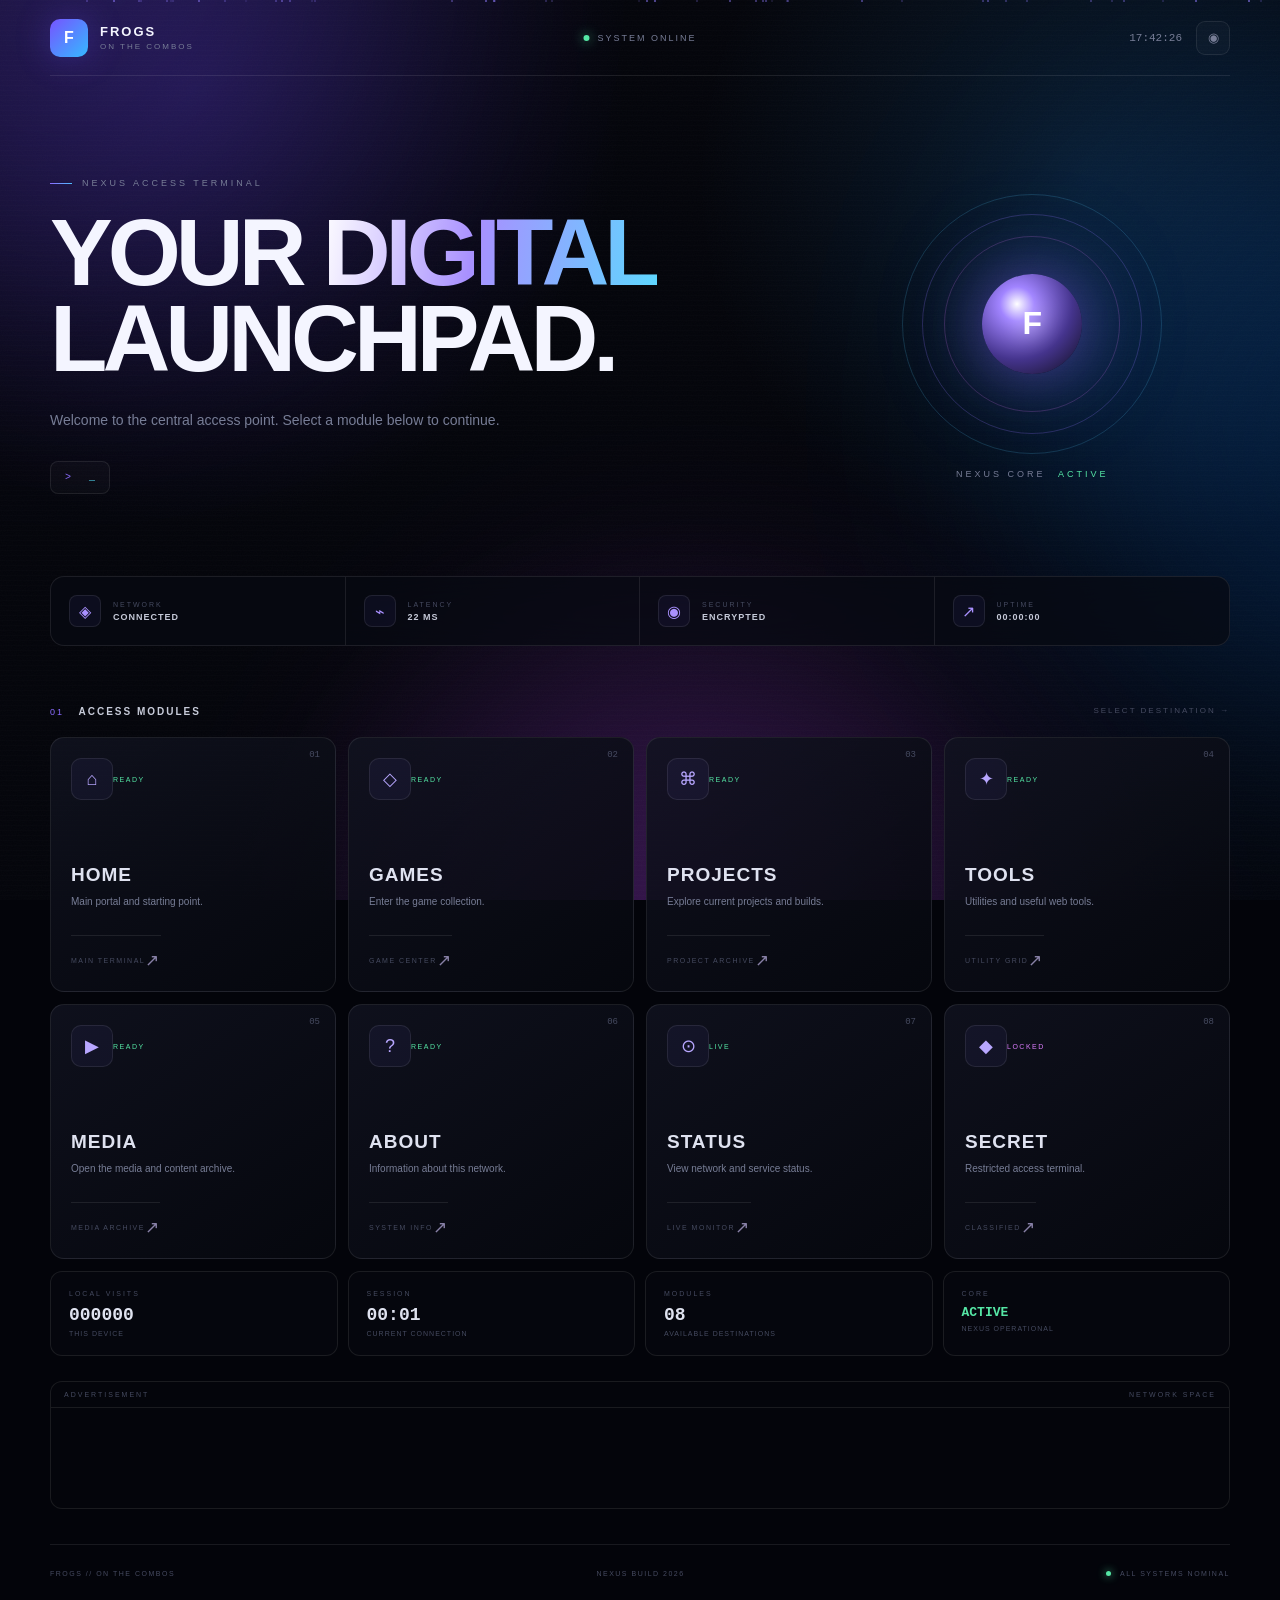
<file: index.html>
<!DOCTYPE html>
<html lang="en">
<head>
    <meta charset="UTF-8">
    <meta name="viewport" content="width=device-width, initial-scale=1.0">

    <title>Frogs on the Combos // Nexus</title>

    <meta
        name="description"
        content="Frogs on the Combos futuristic game and web portal."
    >

    <!-- Main stylesheet -->
    <link rel="stylesheet" href="style.css">

    <!-- Google AdSense -->
    <script
        async
        src="https://pagead2.googlesyndication.com/pagead/js/adsbygoogle.js?client=ca-pub-5735920394950369"
        crossorigin="anonymous">
    </script>
</head>

<body>

    <!-- ==========================================
         BACKGROUND
    =========================================== -->

    <div class="background">
        <div class="aurora aurora-one"></div>
        <div class="aurora aurora-two"></div>
        <div class="aurora aurora-three"></div>

        <div class="grid-floor"></div>

        <div id="particles"></div>

        <div class="noise"></div>
        <div class="scanlines"></div>
    </div>


    <!-- ==========================================
         MAIN APPLICATION
    =========================================== -->

    <div class="app">


        <!-- ======================================
             NAVIGATION
        ======================================= -->

        <header class="navbar">

            <div class="logo-area">

                <div class="logo-mark">
                    F
                </div>

                <div class="logo-text">
                    <strong>FROGS</strong>
                    <span>ON THE COMBOS</span>
                </div>

            </div>


            <div class="nav-center">

                <div class="live-indicator">
                    <span class="live-dot"></span>
                    SYSTEM ONLINE
                </div>

            </div>


            <div class="nav-right">

                <div class="clock" id="clock">
                    00:00:00
                </div>

                <button
                    class="icon-button"
                    id="soundToggle"
                    aria-label="Toggle interface sounds">
                    ◉
                </button>

            </div>

        </header>


        <!-- ======================================
             HERO
        ======================================= -->

        <main>

            <section class="hero">

                <div class="hero-left">

                    <div class="eyebrow">
                        <span></span>
                        NEXUS ACCESS TERMINAL
                    </div>

                    <h1>
                        YOUR
                        <span>DIGITAL</span>
                        <br>
                        LAUNCHPAD.
                    </h1>

                    <p class="hero-description">
                        Welcome to the central access point.
                        Select a module below to continue.
                    </p>


                    <div class="terminal-line">

                        <span class="terminal-prefix">
                            >
                        </span>

                        <span id="typingText"></span>

                        <span class="typing-cursor">
                            _
                        </span>

                    </div>

                </div>


                <div class="hero-right">

                    <div class="orb">

                        <div class="orb-ring ring-one"></div>
                        <div class="orb-ring ring-two"></div>
                        <div class="orb-ring ring-three"></div>

                        <div class="orb-core">
                            <span>F</span>
                        </div>

                    </div>

                    <div class="orb-label">
                        NEXUS CORE
                        <span>ACTIVE</span>
                    </div>

                </div>

            </section>


            <!-- ==================================
                 SYSTEM TELEMETRY
            =================================== -->

            <section class="telemetry">

                <div class="telemetry-item">

                    <span class="telemetry-icon">◈</span>

                    <div>
                        <small>NETWORK</small>
                        <strong>CONNECTED</strong>
                    </div>

                </div>


                <div class="telemetry-item">

                    <span class="telemetry-icon">⌁</span>

                    <div>
                        <small>LATENCY</small>
                        <strong id="latency">24 MS</strong>
                    </div>

                </div>


                <div class="telemetry-item">

                    <span class="telemetry-icon">◉</span>

                    <div>
                        <small>SECURITY</small>
                        <strong>ENCRYPTED</strong>
                    </div>

                </div>


                <div class="telemetry-item">

                    <span class="telemetry-icon">↗</span>

                    <div>
                        <small>UPTIME</small>
                        <strong id="uptime">00:00:00</strong>
                    </div>

                </div>

            </section>


            <!-- ==================================
                 MODULE HEADER
            =================================== -->

            <div class="section-heading">

                <div>
                    <span class="section-number">01</span>
                    <span class="section-title">
                        ACCESS MODULES
                    </span>
                </div>

                <span class="section-hint">
                    SELECT DESTINATION →
                </span>

            </div>


            <!-- ==================================
                 MODULES
            =================================== -->

            <section class="modules">

                <button
                    class="module"
                    data-module="HOME">

                    <span class="module-number">
                        01
                    </span>

                    <div class="module-top">
                        <span class="module-icon">
                            ⌂
                        </span>

                        <span class="module-status">
                            READY
                        </span>
                    </div>

                    <div class="module-body">

                        <h2>HOME</h2>

                        <p>
                            Main portal and starting point.
                        </p>

                    </div>

                    <div class="module-bottom">

                        <span>
                            MAIN TERMINAL
                        </span>

                        <span class="module-arrow">
                            ↗
                        </span>

                    </div>

                </button>


                <button
                    class="module"
                    data-module="GAMES">

                    <span class="module-number">
                        02
                    </span>

                    <div class="module-top">
                        <span class="module-icon">
                            ◇
                        </span>

                        <span class="module-status">
                            READY
                        </span>
                    </div>

                    <div class="module-body">

                        <h2>GAMES</h2>

                        <p>
                            Enter the game collection.
                        </p>

                    </div>

                    <div class="module-bottom">

                        <span>
                            GAME CENTER
                        </span>

                        <span class="module-arrow">
                            ↗
                        </span>

                    </div>

                </button>


                <button
                    class="module"
                    data-module="PROJECTS">

                    <span class="module-number">
                        03
                    </span>

                    <div class="module-top">
                        <span class="module-icon">
                            ⌘
                        </span>

                        <span class="module-status">
                            READY
                        </span>
                    </div>

                    <div class="module-body">

                        <h2>PROJECTS</h2>

                        <p>
                            Explore current projects and builds.
                        </p>

                    </div>

                    <div class="module-bottom">

                        <span>
                            PROJECT ARCHIVE
                        </span>

                        <span class="module-arrow">
                            ↗
                        </span>

                    </div>

                </button>


                <button
                    class="module"
                    data-module="TOOLS">

                    <span class="module-number">
                        04
                    </span>

                    <div class="module-top">
                        <span class="module-icon">
                            ✦
                        </span>

                        <span class="module-status">
                            READY
                        </span>
                    </div>

                    <div class="module-body">

                        <h2>TOOLS</h2>

                        <p>
                            Utilities and useful web tools.
                        </p>

                    </div>

                    <div class="module-bottom">

                        <span>
                            UTILITY GRID
                        </span>

                        <span class="module-arrow">
                            ↗
                        </span>

                    </div>

                </button>


                <button
                    class="module"
                    data-module="MEDIA">

                    <span class="module-number">
                        05
                    </span>

                    <div class="module-top">
                        <span class="module-icon">
                            ▶
                        </span>

                        <span class="module-status">
                            READY
                        </span>
                    </div>

                    <div class="module-body">

                        <h2>MEDIA</h2>

                        <p>
                            Open the media and content archive.
                        </p>

                    </div>

                    <div class="module-bottom">

                        <span>
                            MEDIA ARCHIVE
                        </span>

                        <span class="module-arrow">
                            ↗
                        </span>

                    </div>

                </button>


                <button
                    class="module"
                    data-module="ABOUT">

                    <span class="module-number">
                        06
                    </span>

                    <div class="module-top">
                        <span class="module-icon">
                            ?
                        </span>

                        <span class="module-status">
                            READY
                        </span>
                    </div>

                    <div class="module-body">

                        <h2>ABOUT</h2>

                        <p>
                            Information about this network.
                        </p>

                    </div>

                    <div class="module-bottom">

                        <span>
                            SYSTEM INFO
                        </span>

                        <span class="module-arrow">
                            ↗
                        </span>

                    </div>

                </button>


                <button
                    class="module"
                    data-module="STATUS">

                    <span class="module-number">
                        07
                    </span>

                    <div class="module-top">
                        <span class="module-icon">
                            ⊙
                        </span>

                        <span class="module-status">
                            LIVE
                        </span>
                    </div>

                    <div class="module-body">

                        <h2>STATUS</h2>

                        <p>
                            View network and service status.
                        </p>

                    </div>

                    <div class="module-bottom">

                        <span>
                            LIVE MONITOR
                        </span>

                        <span class="module-arrow">
                            ↗
                        </span>

                    </div>

                </button>


                <button
                    class="module featured"
                    data-module="SECRET">

                    <span class="module-number">
                        08
                    </span>

                    <div class="module-top">
                        <span class="module-icon">
                            ◆
                        </span>

                        <span class="module-status">
                            LOCKED
                        </span>
                    </div>

                    <div class="module-body">

                        <h2>SECRET</h2>

                        <p>
                            Restricted access terminal.
                        </p>

                    </div>

                    <div class="module-bottom">

                        <span>
                            CLASSIFIED
                        </span>

                        <span class="module-arrow">
                            ↗
                        </span>

                    </div>

                </button>

            </section>


            <!-- ==================================
                 STATS
            =================================== -->

            <section class="stats">

                <div class="stat">

                    <div class="stat-label">
                        LOCAL VISITS
                    </div>

                    <div
                        class="stat-value"
                        id="viewCount">
                        000000
                    </div>

                    <div class="stat-sub">
                        THIS DEVICE
                    </div>

                </div>


                <div class="stat">

                    <div class="stat-label">
                        SESSION
                    </div>

                    <div
                        class="stat-value"
                        id="sessionTime">
                        00:00
                    </div>

                    <div class="stat-sub">
                        CURRENT CONNECTION
                    </div>

                </div>


                <div class="stat">

                    <div class="stat-label">
                        MODULES
                    </div>

                    <div class="stat-value">
                        08
                    </div>

                    <div class="stat-sub">
                        AVAILABLE DESTINATIONS
                    </div>

                </div>


                <div class="stat">

                    <div class="stat-label">
                        CORE
                    </div>

                    <div class="stat-value active">
                        ACTIVE
                    </div>

                    <div class="stat-sub">
                        NEXUS OPERATIONAL
                    </div>

                </div>

            </section>


            <!-- ==================================
                 ADSENSE
            =================================== -->

            <section class="advertisement">

                <div class="ad-header">
                    <span>ADVERTISEMENT</span>
                    <span>NETWORK SPACE</span>
                </div>

                <div class="ad-container">

                    <ins
                        class="adsbygoogle"
                        style="display:block"
                        data-ad-client="ca-pub-5735920394950369"
                        data-ad-slot="5886119555"
                        data-ad-format="auto"
                        data-full-width-responsive="true">
                    </ins>

                </div>

                <script>
                    (adsbygoogle =
                        window.adsbygoogle || []).push({});
                </script>

            </section>

        </main>


        <!-- ======================================
             FOOTER
        ======================================= -->

        <footer class="footer">

            <div>
                FROGS // ON THE COMBOS
            </div>

            <div>
                NEXUS BUILD 2026
            </div>

            <div>
                <span class="footer-dot"></span>
                ALL SYSTEMS NOMINAL
            </div>

        </footer>

    </div>


    <!-- JavaScript -->
    <script src="script.js"></script>

</body>
</html>
</file>
<file: style.css>
/* =====================================================
   FROGS // NEXUS
   DARK FUTURISTIC THEME
===================================================== */

* {
    box-sizing: border-box;
}

html,
body {
    margin: 0;
    padding: 0;
    width: 100%;
    min-height: 100%;
}

body {
    background: #03040a !important;
    color: #f4f5ff;

    font-family:
        Inter,
        Arial,
        Helvetica,
        sans-serif;

    overflow-x: hidden;
}


/* =====================================================
   VARIABLES
===================================================== */

:root {
    --background: #03040a;
    --background-2: #070812;

    --panel: rgba(12, 14, 26, 0.78);

    --border:
        rgba(255, 255, 255, 0.085);

    --border-bright:
        rgba(137, 108, 255, 0.55);

    --white: #f7f7ff;

    --text: #dfe2f0;

    --muted: #777d96;

    --dim: #464b61;

    --purple: #8b6cff;

    --purple-bright: #aa91ff;

    --blue: #4ebcff;

    --cyan: #55e4ff;

    --pink: #dc7cff;

    --green: #55e6a5;
}


/* =====================================================
   BACKGROUND
===================================================== */

.background {
    position: fixed;
    inset: 0;

    z-index: -100;

    overflow: hidden;

    background:
        #03040a !important;
}


/* Deep background */

.background::before {
    content: "";

    position: absolute;

    inset: 0;

    background:
        radial-gradient(
            circle at 15% 10%,
            rgba(106, 71, 255, 0.18),
            transparent 32%
        ),

        radial-gradient(
            circle at 85% 20%,
            rgba(43, 159, 255, 0.14),
            transparent 30%
        ),

        radial-gradient(
            circle at 50% 100%,
            rgba(186, 65, 255, 0.10),
            transparent 35%
        ),

        #03040a;
}


/* =====================================================
   AURORA
===================================================== */

.aurora {
    position: absolute;

    width: 650px;
    height: 650px;

    border-radius: 50%;

    filter: blur(130px);

    opacity: 0.18;

    pointer-events: none;

    animation:
        floatingAurora 18s
        ease-in-out
        infinite
        alternate;
}


.aurora-one {
    top: -350px;
    left: -250px;

    background:
        #6f45ff;
}


.aurora-two {
    top: 10%;
    right: -400px;

    background:
        #0077ff;

    animation-delay:
        -6s;
}


.aurora-three {
    bottom: -400px;
    left: 30%;

    background:
        #bb43ff;

    animation-delay:
        -11s;
}


@keyframes floatingAurora {

    0% {
        transform:
            translate3d(0, 0, 0)
            scale(1);
    }

    50% {
        transform:
            translate3d(50px, -30px, 0)
            scale(1.08);
    }

    100% {
        transform:
            translate3d(-30px, 50px, 0)
            scale(1.15);
    }
}


/* =====================================================
   GRID
===================================================== */

.grid-floor {
    position: absolute;

    left: -15%;
    right: -15%;
    bottom: -35%;

    height: 80%;

    opacity: 0.14;

    background-image:

        linear-gradient(
            rgba(117, 91, 255, 0.5) 1px,
            transparent 1px
        ),

        linear-gradient(
            90deg,
            rgba(71, 172, 255, 0.35) 1px,
            transparent 1px
        );

    background-size:
        55px 55px;

    transform:
        perspective(550px)
        rotateX(62deg);

    transform-origin:
        center bottom;

    mask-image:
        linear-gradient(
            to top,
            black,
            transparent
        );
}


/* =====================================================
   PARTICLES
===================================================== */

#particles {
    position: absolute;
    inset: 0;

    pointer-events: none;
}


.particle {
    position: absolute;

    width: 2px;
    height: 2px;

    border-radius: 50%;

    background:
        #8f7bff;

    box-shadow:
        0 0 12px
        rgba(120, 100, 255, 0.9);

    animation:
        particleMove
        linear
        infinite;
}


@keyframes particleMove {

    0% {
        transform:
            translateY(110vh);

        opacity: 0;
    }

    15% {
        opacity: 0.8;
    }

    85% {
        opacity: 0.8;
    }

    100% {
        transform:
            translateY(-10vh)
            translateX(80px);

        opacity: 0;
    }
}


/* =====================================================
   SCANLINES
===================================================== */

.scanlines {
    position: absolute;

    inset: 0;

    pointer-events: none;

    opacity: 0.025;

    background:
        repeating-linear-gradient(
            0deg,
            transparent 0px,
            transparent 4px,
            rgba(255,255,255,0.7) 5px
        );
}


/* =====================================================
   NOISE
===================================================== */

.noise {
    position: absolute;

    inset: 0;

    pointer-events: none;

    opacity: 0.025;

    background-image:
        url("data:image/svg+xml,%3Csvg xmlns='http://www.w3.org/2000/svg' width='180' height='180'%3E%3Cfilter id='noise'%3E%3CfeTurbulence type='fractalNoise' baseFrequency='.8' numOctaves='4' stitchTiles='stitch'/%3E%3C/filter%3E%3Crect width='100%25' height='100%25' filter='url(%23noise)'/%3E%3C/svg%3E");
}


/* =====================================================
   APP
===================================================== */

.app {
    position: relative;

    width:
        min(
            1180px,
            calc(100% - 40px)
        );

    margin:
        auto;
}


/* =====================================================
   NAVBAR
===================================================== */

.navbar {
    height: 76px;

    display: flex;

    align-items: center;

    justify-content: space-between;

    border-bottom:
        1px solid
        var(--border);
}


.logo-area {
    display: flex;

    align-items: center;

    gap: 12px;
}


.logo-mark {
    width: 38px;
    height: 38px;

    display: grid;

    place-items: center;

    border-radius: 10px;

    background:
        linear-gradient(
            135deg,
            #7654ff,
            #35b9ff
        );

    color: white;

    font-size: 16px;

    font-weight: 900;

    box-shadow:
        0 0 35px
        rgba(106, 82, 255, 0.3);
}


.logo-text {
    display: flex;

    flex-direction: column;

    line-height: 1;
}


.logo-text strong {
    font-size: 13px;

    letter-spacing: 2px;
}


.logo-text span {
    margin-top: 5px;

    color:
        var(--muted);

    font-size: 8px;

    letter-spacing: 2px;
}


/* =====================================================
   LIVE STATUS
===================================================== */

.nav-center {
    position: absolute;

    left: 50%;

    transform:
        translateX(-50%);
}


.live-indicator {
    display: flex;

    align-items: center;

    gap: 8px;

    color:
        var(--muted);

    font-size: 9px;

    letter-spacing: 2px;
}


.live-dot {
    width: 6px;
    height: 6px;

    border-radius: 50%;

    background:
        var(--green);

    box-shadow:
        0 0 12px
        rgba(85, 230, 165, 0.8);

    animation:
        pulse 1.5s infinite;
}


@keyframes pulse {

    50% {
        opacity: 0.3;
    }
}


/* =====================================================
   CLOCK
===================================================== */

.nav-right {
    display: flex;

    align-items: center;

    gap: 14px;
}


.clock {
    color:
        var(--muted);

    font-family:
        "Courier New",
        monospace;

    font-size: 11px;
}


.icon-button {
    width: 34px;
    height: 34px;

    border:
        1px solid
        var(--border);

    border-radius: 9px;

    background:
        rgba(255,255,255,0.025);

    color:
        var(--muted);

    cursor: pointer;
}


.icon-button:hover {
    color: white;

    border-color:
        var(--border-bright);

    background:
        rgba(120, 90, 255, 0.1);
}


/* =====================================================
   HERO
===================================================== */

.hero {
    min-height: 500px;

    display: grid;

    grid-template-columns:
        1.3fr
        0.7fr;

    align-items: center;

    gap: 50px;

    padding:
        70px 0 50px;
}


.eyebrow {
    display: flex;

    align-items: center;

    gap: 10px;

    margin-bottom: 22px;

    color:
        var(--muted);

    font-size: 9px;

    letter-spacing: 3px;
}


.eyebrow span {
    width: 22px;
    height: 1px;

    background:
        linear-gradient(
            90deg,
            var(--purple),
            var(--blue)
        );
}


.hero h1 {
    margin: 0;

    font-size:
        clamp(
            48px,
            8vw,
            94px
        );

    line-height:
        0.91;

    letter-spacing:
        -5px;

    font-weight:
        850;
}


.hero h1 span {
    background:
        linear-gradient(
            100deg,
            #ffffff,
            #a890ff 45%,
            #5dd8ff
        );

    -webkit-background-clip:
        text;

    background-clip:
        text;

    color:
        transparent;
}


.hero-description {
    max-width: 520px;

    margin:
        28px 0;

    color:
        var(--muted);

    font-size: 14px;

    line-height:
        1.7;
}


.terminal-line {
    display: inline-flex;

    align-items: center;

    gap: 9px;

    padding:
        10px 14px;

    border:
        1px solid
        var(--border);

    border-radius: 8px;

    background:
        rgba(255,255,255,0.025);

    font-family:
        "Courier New",
        monospace;

    color:
        #9ca2b8;

    font-size: 10px;
}


.terminal-prefix {
    color:
        var(--purple);
}


.typing-cursor {
    color:
        var(--cyan);

    animation:
        blink 0.8s infinite;
}


@keyframes blink {

    50% {
        opacity: 0;
    }
}


/* =====================================================
   CORE ORB
===================================================== */

.hero-right {
    display: flex;

    flex-direction: column;

    align-items: center;

    justify-content: center;
}


.orb {
    position: relative;

    width: 260px;
    height: 260px;

    display: grid;

    place-items: center;
}


.orb-core {
    width: 100px;
    height: 100px;

    display: grid;

    place-items: center;

    border-radius: 50%;

    background:
        radial-gradient(
            circle at 35% 30%,
            #ffffff,
            #a184ff 18%,
            #45348d 58%,
            #0d0c17
        );

    box-shadow:
        0 0 65px
        rgba(133, 101, 255, 0.55),

        0 0 130px
        rgba(64, 168, 255, 0.18);
}


.orb-core span {
    font-size: 32px;

    font-weight: 900;

    color: white;

    text-shadow:
        0 0 25px white;
}


.orb-ring {
    position: absolute;

    border-radius: 50%;

    border:
        1px solid
        rgba(140, 112, 255, 0.25);
}


.ring-one {
    inset: 20px;

    animation:
        spinOne
        12s
        linear
        infinite;
}


.ring-two {
    inset: 0;

    border-color:
        rgba(82, 204, 255, 0.18);

    animation:
        spinTwo
        18s
        linear
        infinite;
}


.ring-three {
    inset: 42px;

    border-color:
        rgba(225, 115, 255, 0.2);

    animation:
        spinThree
        8s
        linear
        infinite;
}


@keyframes spinOne {

    to {
        transform:
            rotate(360deg)
            scaleY(0.55);
    }
}


@keyframes spinTwo {

    to {
        transform:
            rotate(-360deg)
            scaleY(0.45);
    }
}


@keyframes spinThree {

    to {
        transform:
            rotate(360deg)
            scaleX(0.55);
    }
}


.orb-label {
    margin-top: 15px;

    color:
        var(--muted);

    font-size: 9px;

    letter-spacing: 3px;
}


.orb-label span {
    color:
        var(--green);

    margin-left: 7px;
}


/* =====================================================
   TELEMETRY
===================================================== */

.telemetry {
    display: grid;

    grid-template-columns:
        repeat(4, 1fr);

    border:
        1px solid
        var(--border);

    border-radius: 14px;

    background:
        rgba(8, 10, 18, 0.72);

    backdrop-filter:
        blur(20px);

    overflow: hidden;
}


.telemetry-item {
    display: flex;

    align-items: center;

    gap: 12px;

    padding: 18px;

    border-right:
        1px solid
        var(--border);
}


.telemetry-item:last-child {
    border-right: 0;
}


.telemetry-icon {
    width: 32px;
    height: 32px;

    display: grid;

    place-items: center;

    border:
        1px solid
        var(--border);

    border-radius: 8px;

    color:
        var(--purple-bright);

    background:
        rgba(125, 96, 255, 0.06);
}


.telemetry-item div {
    display: flex;

    flex-direction: column;

    gap: 4px;
}


.telemetry-item small {
    color:
        var(--dim);

    font-size: 7px;

    letter-spacing: 2px;
}


.telemetry-item strong {
    color:
        #c5c9d8;

    font-size: 9px;

    letter-spacing: 1px;
}


/* =====================================================
   SECTION
===================================================== */

.section-heading {
    display: flex;

    align-items: center;

    justify-content: space-between;

    margin:
        55px 0 18px;
}


.section-number {
    color:
        var(--purple);

    font-size: 9px;

    margin-right: 10px;

    letter-spacing: 2px;
}


.section-title {
    color:
        #c8ccda;

    font-size: 10px;

    letter-spacing: 2px;

    font-weight: 600;
}


.section-hint {
    color:
        var(--dim);

    font-size: 8px;

    letter-spacing: 2px;
}


/* =====================================================
   MODULES
===================================================== */

.modules {
    display: grid;

    grid-template-columns:
        repeat(4, 1fr);

    gap: 12px;
}


.module {
    position: relative;

    min-height: 255px;

    display: flex;

    flex-direction: column;

    padding: 20px;

    border:
        1px solid
        var(--border);

    border-radius: 14px;

    background:
        linear-gradient(
            145deg,
            rgba(17, 19, 32, 0.85),
            rgba(6, 8, 14, 0.9)
        );

    color:
        var(--text);

    text-align:
        left;

    cursor:
        pointer;

    overflow:
        hidden;

    transition:
        0.3s ease;
}


.module::before {
    content: "";

    position: absolute;

    inset: 0;

    background:
        radial-gradient(
            circle at 20% 0%,
            rgba(126, 97, 255, 0.15),
            transparent 55%
        );

    opacity: 0;

    transition:
        opacity 0.3s ease;
}


.module::after {
    content: "";

    position: absolute;

    top: 0;
    left: -100%;

    width: 65%;
    height: 1px;

    background:
        linear-gradient(
            90deg,
            transparent,
            var(--cyan),
            transparent
        );

    transition:
        left 0.7s ease;
}


.module:hover {
    transform:
        translateY(-7px);

    border-color:
        var(--border-bright);

    box-shadow:
        0 25px 70px
        rgba(0,0,0,0.4),

        0 0 40px
        rgba(119, 89, 255, 0.08);
}


.module:hover::before {
    opacity: 1;
}


.module:hover::after {
    left: 140%;
}


.module:active {
    transform:
        translateY(-3px)
        scale(0.99);
}


.module-number {
    position: absolute;

    top: 12px;
    right: 15px;

    color:
        var(--dim);

    font-family:
        "Courier New",
        monospace;

    font-size: 9px;
}


.module-top {
    position: relative;

    z-index: 1;

    display: flex;

    align-items: center;

    justify-content: space-between;
}


.module-icon {
    width: 42px;
    height: 42px;

    display: grid;

    place-items: center;

    border:
        1px solid
        var(--border);

    border-radius: 10px;

    color:
        #b8a7ff;

    background:
        rgba(125, 96, 255, 0.06);

    font-size: 18px;
}


.module-status {
    color:
        var(--green);

    font-size: 7px;

    letter-spacing: 1.5px;
}


.featured .module-status {
    color:
        var(--pink);
}


.module-body {
    position: relative;

    z-index: 1;

    margin-top: auto;
}


.module-body h2 {
    margin:
        0 0 8px;

    font-size: 19px;

    letter-spacing: 1px;
}


.module-body p {
    margin: 0;

    max-width: 200px;

    color:
        var(--muted);

    font-size: 10px;

    line-height: 1.6;
}


.module-bottom {
    position: relative;

    z-index: 1;

    display: flex;

    align-items: center;

    justify-content: space-between;

    margin-top: 25px;

    padding-top: 14px;

    border-top:
        1px solid
        var(--border);

    color:
        var(--dim);

    font-size: 7px;

    letter-spacing: 1.5px;
}


.module-arrow {
    color:
        #8881a7;

    font-size: 17px;

    transition:
        0.3s ease;
}


.module:hover .module-arrow {
    color:
        var(--cyan);

    transform:
        translate(
            3px,
            -3px
        );
}


/* =====================================================
   STATS
===================================================== */

.stats {
    display: grid;

    grid-template-columns:
        repeat(4, 1fr);

    gap: 10px;

    margin-top: 12px;
}


.stat {
    padding: 18px;

    border:
        1px solid
        var(--border);

    border-radius: 12px;

    background:
        rgba(7, 9, 15, 0.6);
}


.stat-label {
    color:
        var(--dim);

    font-size: 7px;

    letter-spacing: 2px;
}


.stat-value {
    margin-top: 8px;

    color:
        #dfe2ef;

    font-family:
        "Courier New",
        monospace;

    font-size: 18px;

    font-weight: bold;
}


.stat-value.active {
    color:
        var(--green);

    font-size: 13px;
}


.stat-sub {
    margin-top: 5px;

    color:
        var(--dim);

    font-size: 7px;

    letter-spacing: 1px;
}


/* =====================================================
   ADS
===================================================== */

.advertisement {
    margin-top: 25px;

    border:
        1px solid
        var(--border);

    border-radius: 12px;

    overflow:
        hidden;

    background:
        rgba(5, 7, 12, 0.6);
}


.ad-header {
    display: flex;

    justify-content:
        space-between;

    padding:
        9px 13px;

    border-bottom:
        1px solid
        var(--border);

    color:
        var(--dim);

    font-size: 7px;

    letter-spacing: 2px;
}


.ad-container {
    min-height: 100px;

    padding: 12px;
}


/* =====================================================
   FOOTER
===================================================== */

.footer {
    display: flex;

    align-items: center;

    justify-content:
        space-between;

    margin-top:
        35px;

    padding:
        25px 0 30px;

    border-top:
        1px solid
        var(--border);

    color:
        var(--dim);

    font-size: 7px;

    letter-spacing: 1.5px;
}


.footer-dot {
    display: inline-block;

    width: 5px;
    height: 5px;

    margin-right: 6px;

    border-radius: 50%;

    background:
        var(--green);

    box-shadow:
        0 0 8px
        var(--green);
}


/* =====================================================
   MOBILE
===================================================== */

@media (max-width: 1000px) {

    .modules {
        grid-template-columns:
            repeat(2, 1fr);
    }

    .hero {
        grid-template-columns:
            1fr 0.5fr;
    }

    .hero-right {
        transform:
            scale(0.8);
    }
}


@media (max-width: 750px) {

    .app {
        width:
            calc(100% - 24px);
    }

    .nav-center {
        display: none;
    }

    .hero {
        grid-template-columns:
            1fr;

        padding:
            60px 0 35px;
    }

    .hero-right {
        display: none;
    }

    .hero h1 {
        font-size:
            clamp(
                45px,
                13vw,
                75px
            );

        letter-spacing:
            -3px;
    }

    .telemetry {
        grid-template-columns:
            repeat(2, 1fr);
    }

    .telemetry-item:nth-child(2) {
        border-right: 0;
    }

    .telemetry-item:nth-child(3),
    .telemetry-item:nth-child(4) {
        border-top:
            1px solid
            var(--border);
    }

    .modules {
        grid-template-columns:
            1fr;
    }

    .module {
        min-height:
            220px;
    }

    .stats {
        grid-template-columns:
            repeat(2, 1fr);
    }

    .section-hint {
        display: none;
    }

    .footer {
        flex-direction:
            column;

        gap: 12px;

        text-align:
            center;
    }
}


@media (max-width: 450px) {

    .navbar {
        height: 65px;
    }

    .logo-text span {
        display: none;
    }

    .telemetry {
        grid-template-columns:
            1fr;
    }

    .telemetry-item {
        border-right: 0;

        border-bottom:
            1px solid
            var(--border);
    }

    .telemetry-item:last-child {
        border-bottom: 0;
    }

    .stats {
        grid-template-columns:
            1fr;
    }
}
</file>
